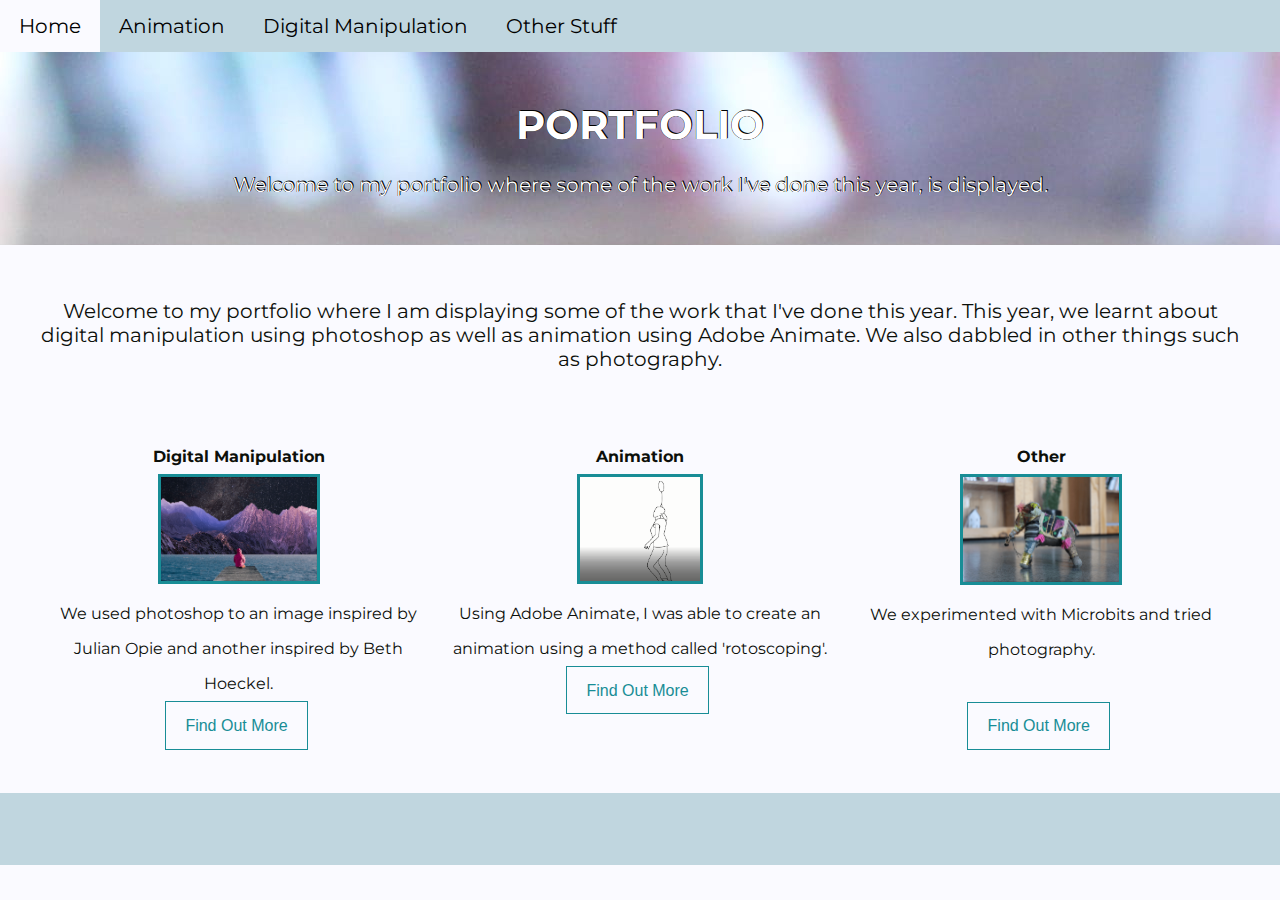
<file: index.html>
<!doctype html>
<html>

<head>
    <style>
        ul {
            list-style-type: none;
            margin: 0 auto;
            padding: 0;
            font-size: 20px;
            background-color: #C0D6DF;
            overflow: hidden;



        }

        li {
            display: inline;
            float: left
        }

        li a {
            display: block;
            color: black;
            padding: 14px 19px;
            text-decoration: none;
        }

        li a:hover {
            background-color: #FAFAFF;
        }

    </style>

    <title> My Digital Portfolio </title>
    <link rel=stylesheet href="style.css">
    <link href="https://fonts.googleapis.com/css?family=Montserrat&display=swap" rel="stylesheet">
</head>

<body>

    <div class="banner">

        <ul>
            <li><a class="active" href="index.html">Home</a></li>
            <li><a href="animation.html">Animation</a></li>
            <li><a href="digitalmanipulation.html">Digital Manipulation</a></li>
            <li><a href="other.html">Other Stuff</a></li>
        </ul>
    </div>

    <div style="color: white; background-image: url(images/photography/IMG_3678-min.JPG);">
        <br>
        <br>
        <h1 class="a">PORTFOLIO</h1>
        <br>

        <p class="a">Welcome to my portfolio where some of the work I've done this year, is displayed. </p>

        <br>
        <br>
    </div>
    <br>
    <p style="margin: 30px">Welcome to my portfolio where I am displaying some of the work that I've done this year. This year, we learnt about digital manipulation using photoshop as well as animation using Adobe Animate. We also dabbled in other things such as photography.</p>
   
    <div class="flex-container">
        <div>
            <h4>Digital Manipulation</h4>
            <img src="images/photoshop/beth/smaller_beth.png" width="39%">
            <p>We used photoshop to an image inspired by Julian Opie and another inspired by Beth Hoeckel.</p>
            
            <a href="digitalmanipulation.html" class="button">
            Find Out More</a>
       </div>
       
        <div>
             <h4>Animation</h4>
            <img src="images/animation/badminton.png" width="30%">
            <p>Using Adobe Animate, I was able to create an animation using a method called 'rotoscoping'.</p>
<a href="animation.html" class="button">
    Find Out More</a></div>
        <div>
            <h4>Other</h4>
            <img src="images/photography/tiny_elephant.png" width="39%">
            <p>We experimented with Microbits and tried photography.</p>
            <br>
            
        <a href="other.html" class="button">
            Find Out More</a></div>
        
    </div>


    <div style="background-color:  #C0D6DF; height: 30%">

        <br>
        <br>
        <br>
    </div>
</body>

</html>
</file>
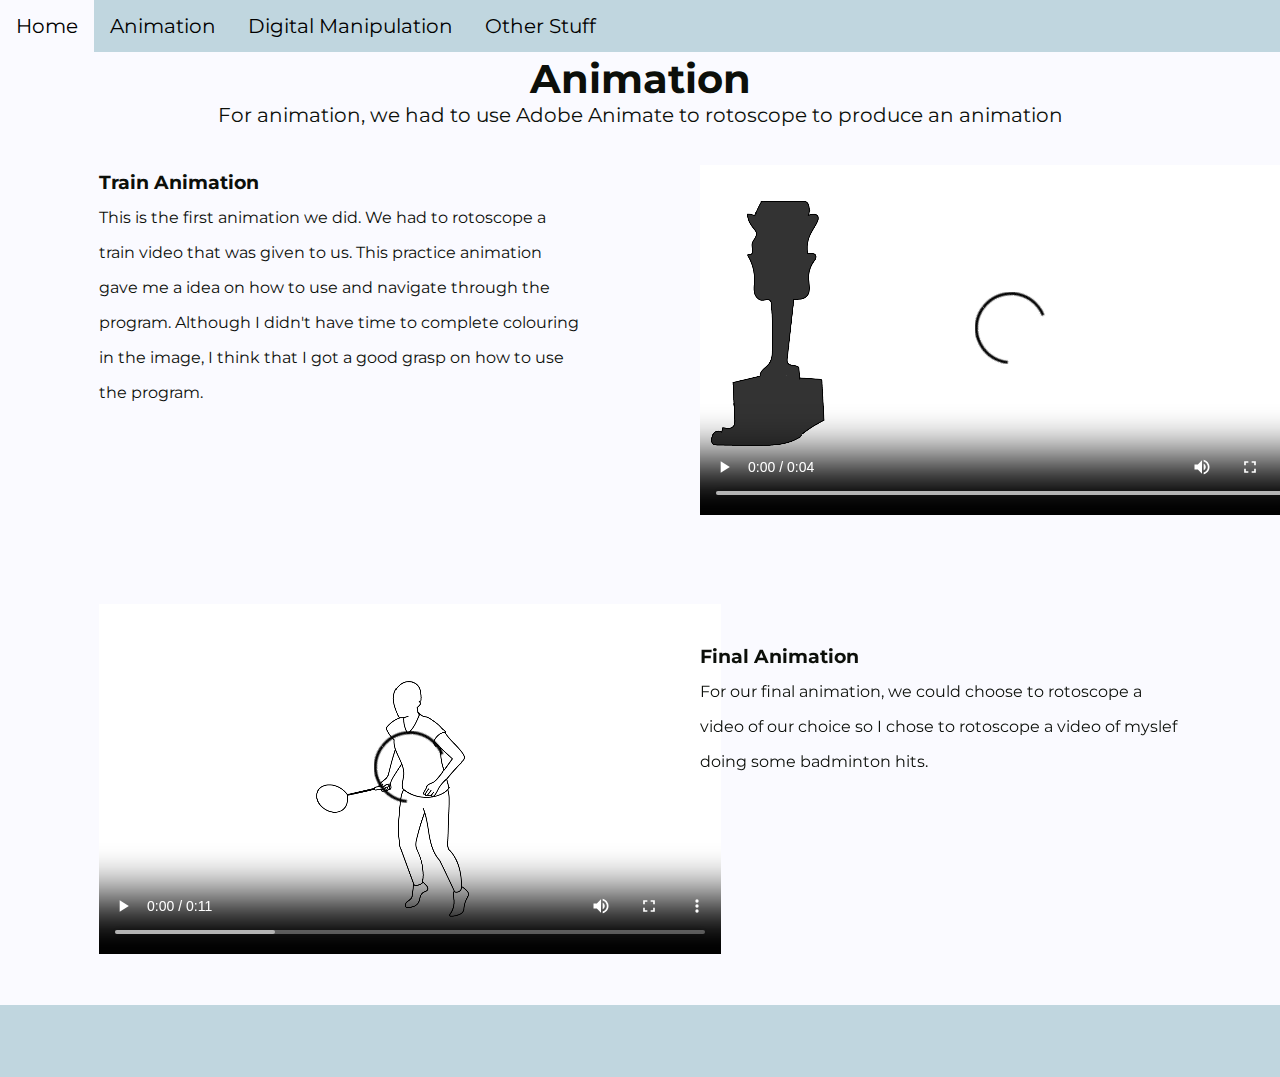
<file: animation.html>
<!doctype html>
<html>

<head>

    <style>
        ul {
            list-style-type: none;
            padding: 0;
            font-size: 20px;
            background-color: #C0D6DF;
            overflow: hidden;

        }

        li {
            display: inline-block;
            float: left;
        }

        li a {
            display: block;
            color: black;
            text-align: center;
            padding: 14px 16px;
            text-decoration: none;
        }

        li a:hover {
            background-color: #FAFAFF;
        }

    </style>



    <title> Animation </title>
    <link rel=stylesheet href="style.css">
    <link href="https://fonts.googleapis.com/css?family=Montserrat&display=swap" rel="stylesheet">
</head>

<body>

    <div style="width: 100%;background-color: #6A8EAE; height: 30px; text-align: center">
        <ul>
            <li><a href="index.html">Home</a></li>
            <li><a class="active" href="animation.html">Animation</a></li>
            <li><a href="digitalmanipulation.html">Digital Manipulation</a></li>
            <li><a href="other.html">Other Stuff</a></li>
        </ul>
    </div>


    <br>

    <h1>Animation</h1>
    <p>For animation, we had to use Adobe Animate to rotoscope to produce an animation</p>

    <div class="flex-container">
        <div>
            <h3 style="text-align: left">Train Animation</h3>
            <p style="text-align: left">This is the first animation we did. We had to rotoscope a train video that was given to us. This practice animation gave me a idea on how to use and navigate through the program. Although I didn't have time to complete colouring in the image, I think that I got a good grasp on how to use the program.</p>
        </div>
        <div>
            <video height="350" controls onclick="play">
                <source src="images/animation/train_rotoscope_2.mp4">
            </video>
        </div>

    </div>
    <div class="flex-container">
        <div>
            <video height="350" controls onclick="play">
                <source src="images/animation/animation_badminton.mp4">
            </video>
        </div>
        <div>
            <br>
            <h3 style="text-align: left">Final Animation</h3>
            <p style="text-align: left">For our final animation, we could choose to rotoscope a video of our choice so I chose to rotoscope a video of myslef doing some badminton hits.</p>
        </div>
    </div>

    <div style="background-color:  #C0D6DF; height: 30%">
        <br>
        <br>
        <br>
    </div>
</body>
</file>
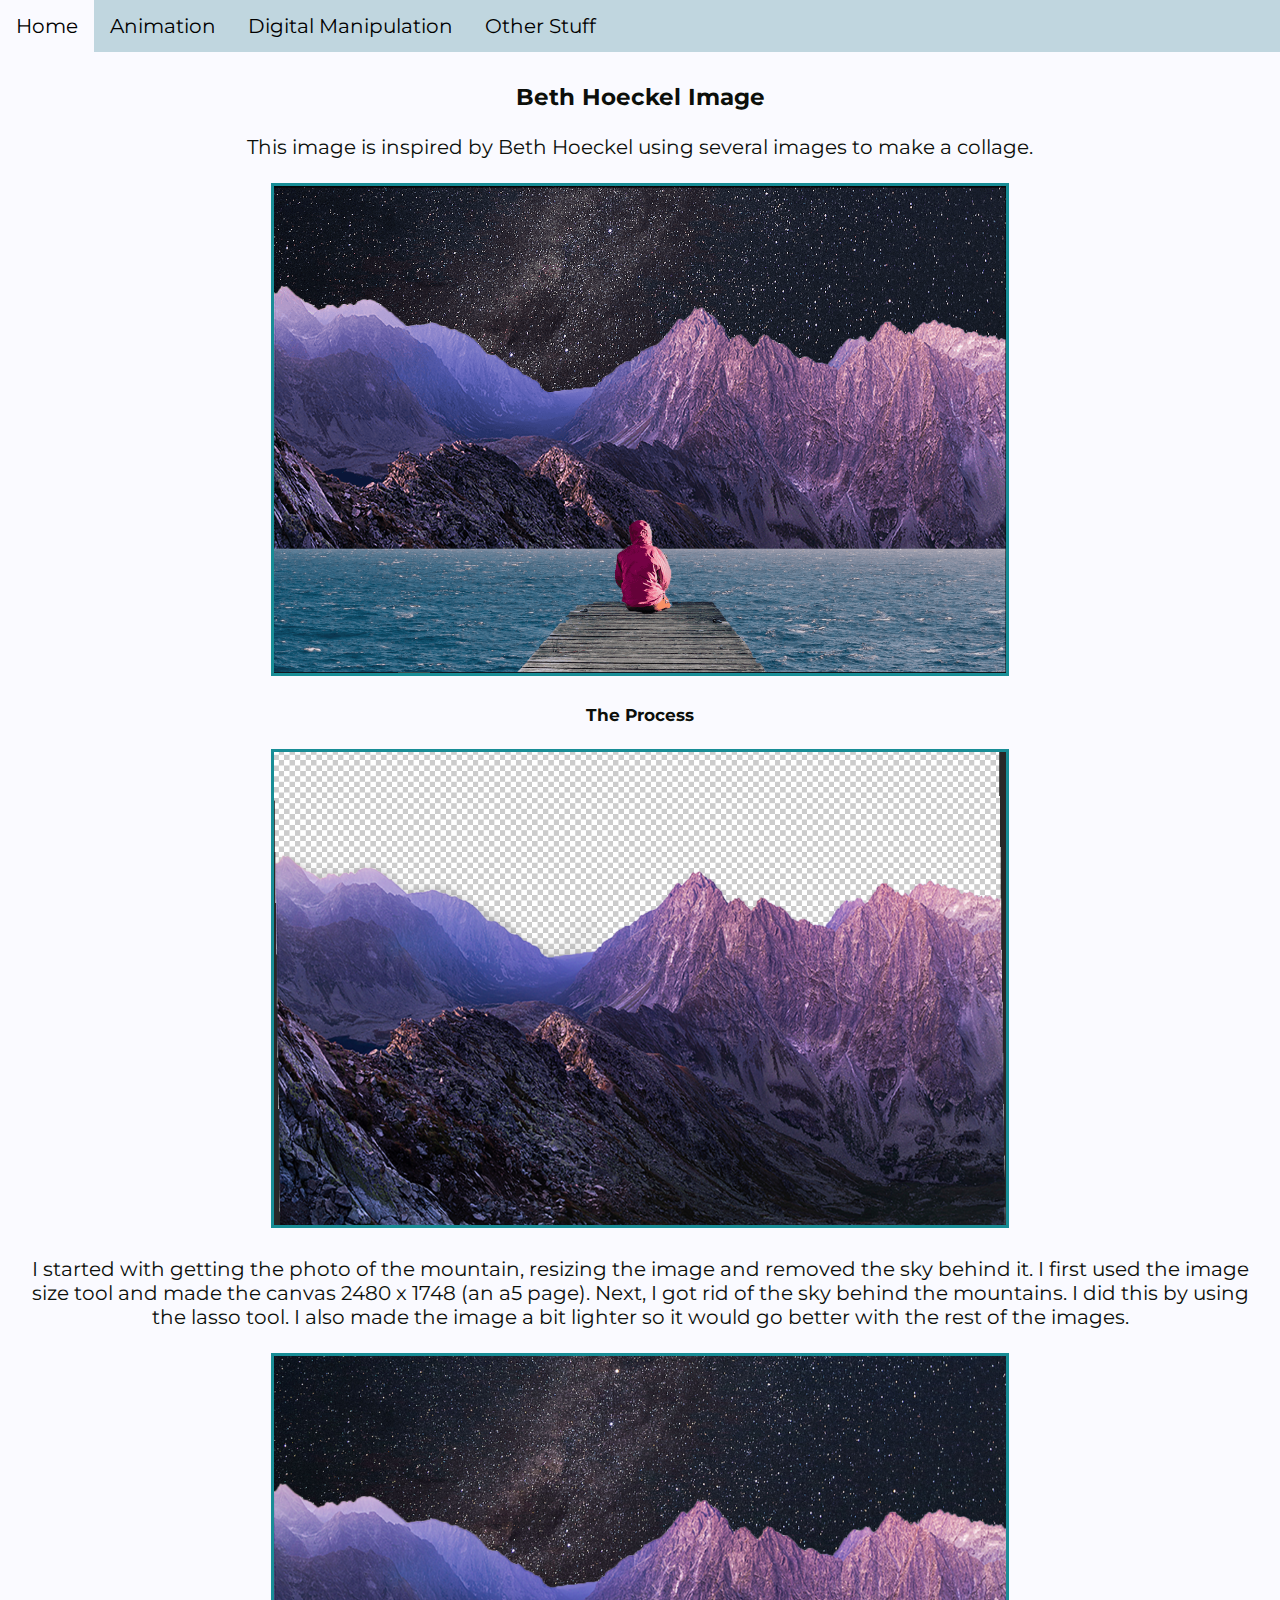
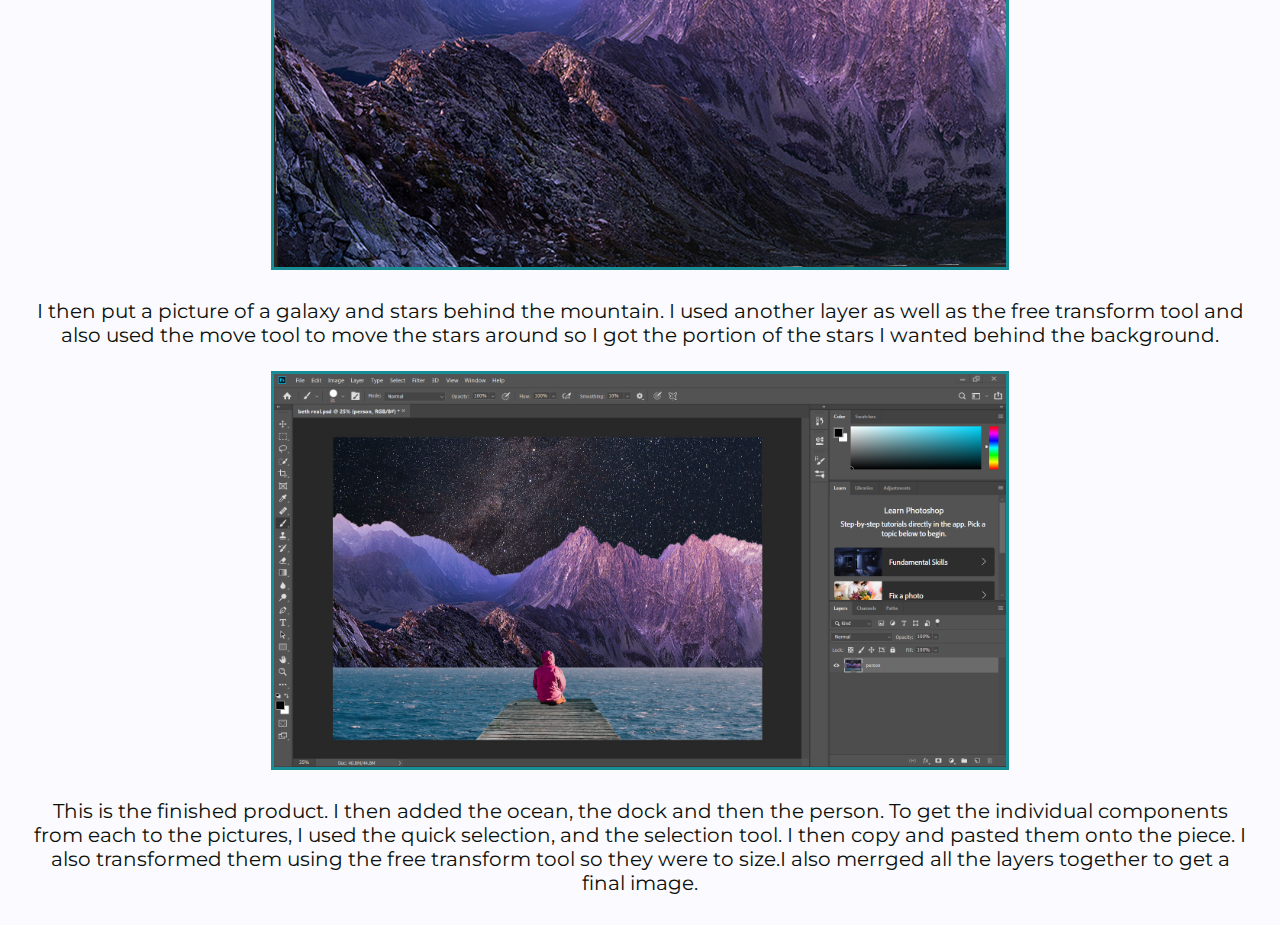
<file: beth-hoekel.html>
<!doctype html>
<html>

<head>
    <style>
        ul {
            list-style-type: none;
            margin: 0;
            padding: 0;
            font-size: 20px;
            background-color: #C0D6DF;
            overflow: hidden;



        }

        li {
            display: inline;
            float: left
        }

        li a {
            display: block;
            color: black;
            padding: 14px 16px;
            text-decoration: none;
        }

        li a:hover {
            background-color: #FAFAFF;

    </style>



    <title> Beth Hoeckel Image </title>

    <link rel=stylesheet href="style.css">
    <link href="https://fonts.googleapis.com/css?family=Montserrat&display=swap" rel="stylesheet">
</head>

<body>
    <div style="width: 100%; background-color: #6A8EAE; height: 30%">
        <ul>
            <li><a href="index.html">Home</a></li>
            <li><a href="animation.html">Animation</a></li>
            <li><a href="digitalmanipulation.html">Digital Manipulation</a></li>
            <li><a href="other.html">Other Stuff</a></li>
        </ul>
    </div>
    <div style="align-content: center; padding: 0; margin: 30px; font-size: 20px">
       

            <h3>Beth Hoeckel Image</h3>
            <br>
            <p>This image is inspired by Beth Hoeckel using several images to make a collage. </p>
            <br>
            <img src="images/photoshop/beth/smaller_beth.png" width="60%">
            <br>
            <br>
            <h5>The Process</h5>
            <br>
            <img src="images/photoshop/beth/ps1.png" width="60%">
            <br>
            <br>
            <p>I started with getting the photo of the mountain, resizing the image and removed the sky behind it. I first used the image size tool and made the canvas 2480 x 1748 (an a5 page). Next, I got rid of the sky behind the mountains. I did this by using the lasso tool. I also made the image a bit lighter so it would go better with the rest of the images.</p>
            <br>

            <img src="images/photoshop/beth/ps2.png" width="60%" alt="image">
            <br>
            <br>
            <p>I then put a picture of a galaxy and stars behind the mountain. I used another layer as well as the free transform tool and also used the move tool to move the stars around so I got the portion of the stars I wanted behind the background. </p>
            <br>
            <img src="images/photoshop/beth/p3.PNG" alt="image" width="60%">
            <br>
            <br>
            <p>This is the finished product. I then added the ocean, the dock and then the person. To get the individual components from each to the pictures, I used the quick selection, and the selection tool. I then copy and pasted them onto the piece. I also transformed them using the free transform tool so they were to size.I also merrged all the layers together to get a final image.</p>

       
    </div>


</body>

</html>
</file>
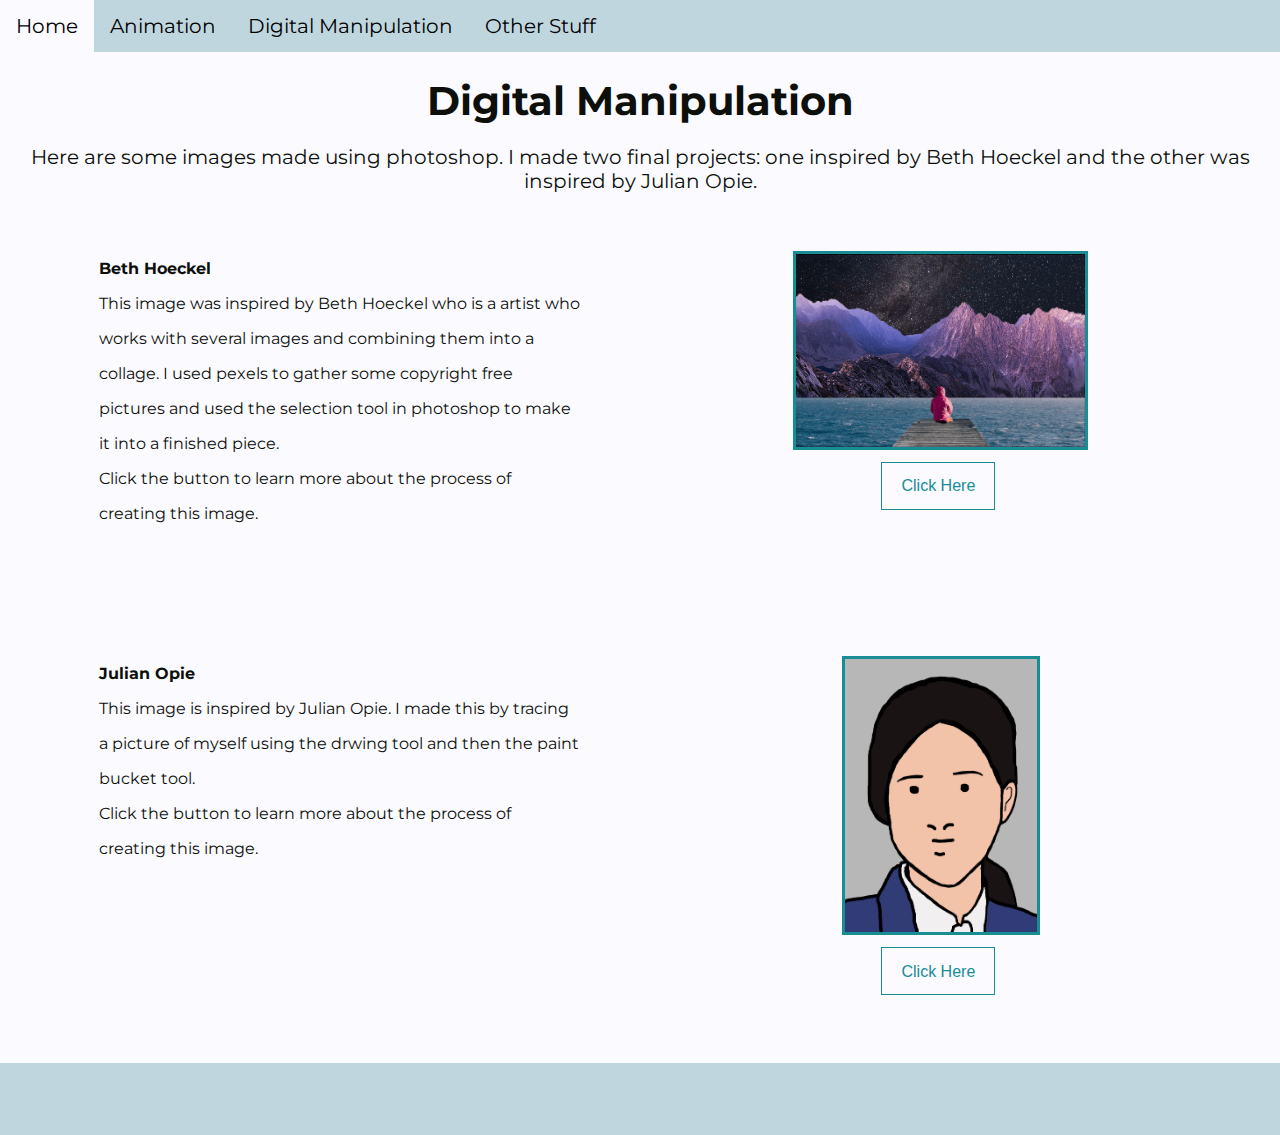
<file: digitalmanipulation.html>
<!doctype html>
<html>

<head>

    <style>
        ul {
            list-style-type: none;
            margin: 0;
            padding: 0;
            font-size: 20px;
            background-color: #C0D6DF;
            overflow: hidden;

        }

        li {
            display: inline;
            float: left
        }

        li a {
            display: block;
            color: black;
            text-align: center;
            padding: 14px 16px;
            text-decoration: none;
            float: left;
            text-align: center;
        }

        li a:hover {
            background-color: #FAFAFF;
        }
    </style>


    <title> Digital Manipulation </title>

    <link rel=stylesheet href="style.css">
    <link href="https://fonts.googleapis.com/css?family=Montserrat&display=swap" rel="stylesheet">
</head>

<body>
    <div style="width: 100%; height: 30%; align-content: center">
        <ul>
            <li><a href="index.html">Home</a></li>
            <li><a href="animation.html">Animation</a></li>
            <li><a href="digitalmanipulation.html">Digital Manipulation</a></li>
            <li><a href="other.html">Other Stuff</a></li>
        </ul>
    </div>
    <br>
    <div style="background-image: url(images/photoshop/julian%2520opie/p6.png)ws;">
        <h1>Digital Manipulation</h1>

        <p style="margin: 20px; font-size: 20px;">Here are some images made using photoshop. I made two final projects: one inspired by Beth Hoeckel and the other was inspired by Julian Opie.</p>

    </div>
    <div class="flex-container">
        <div>
            <h4 style="text-align: left">Beth Hoeckel</h4>
            <p style="text-align: left">This image was inspired by Beth Hoeckel who is a artist who works with several images and combining them into a collage. I used pexels to gather some copyright free pictures and used the selection tool in photoshop to make it into a finished piece. </p>
            <p style="text-align: left">Click the button to learn more about the process of creating this image.</p>
        </div>
        <div>
            
            <a href="beth-hoekel.html"><img src="images/photoshop/beth/smaller_beth.png" width="60%" alt="beth"></a>
            <br>
            <a href="beth-hoekel.html" class="button">Click Here</a>
        </div>
    </div>
    <br>
    <br>
    <div class="flex-container">
        <div>
    <h4 style="text-align: left">Julian Opie</h5>
    <p style="text-align: left">This image is inspired by Julian Opie. I made this by tracing a picture of myself using the drwing tool and then the paint bucket tool. </p>
    <p style="text-align: left">Click the button to learn more about the process of creating this image.</p>
            </div>
        <div>
    <a href="julianopie.html"><img src="images/photoshop/julian%20opie/face_selfie.png" alt="julian opie" width="40%"></a>
    <br>
    <a href="julianopie.html" class="button">Click Here</a>
    </div>
</div>
    <br>
    <div style="background-color:  #C0D6DF; height: 30%">
        <br>
        <br>
        <br>
    </div>
</body></html>
</file>
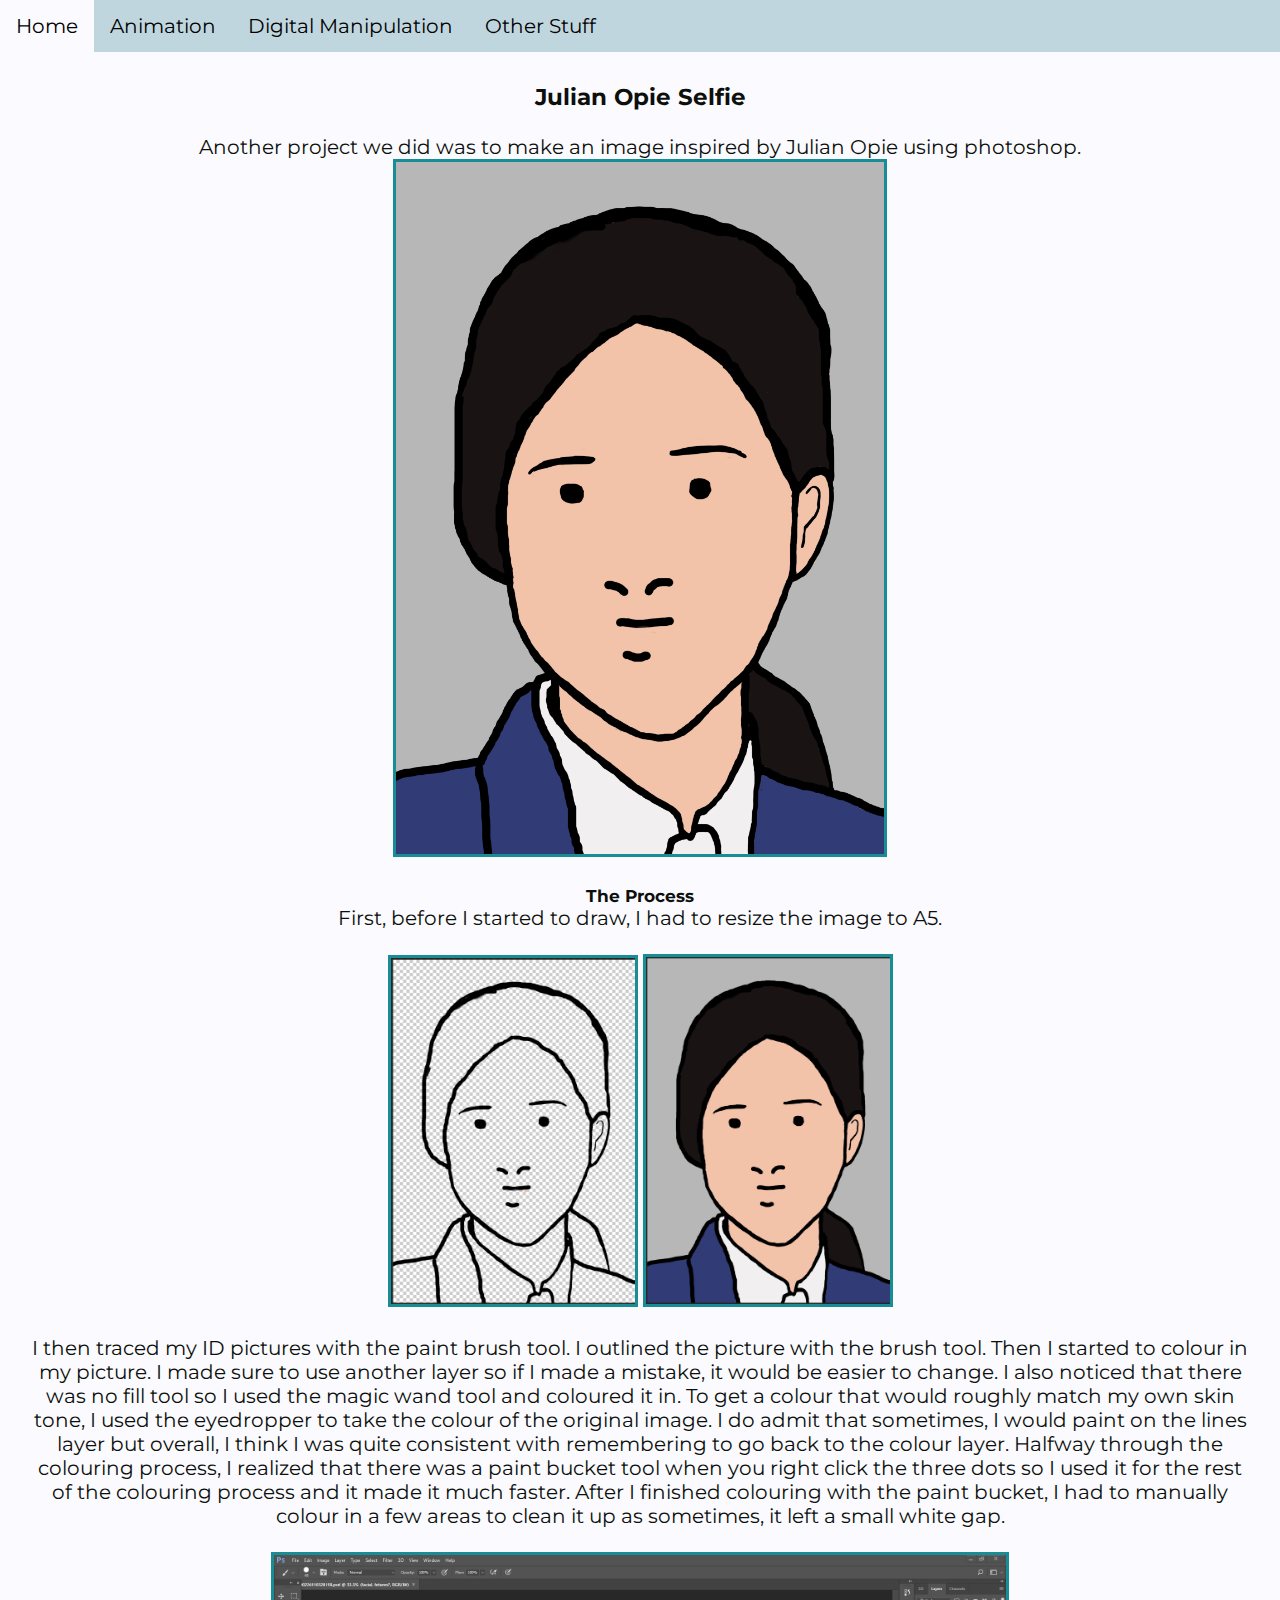
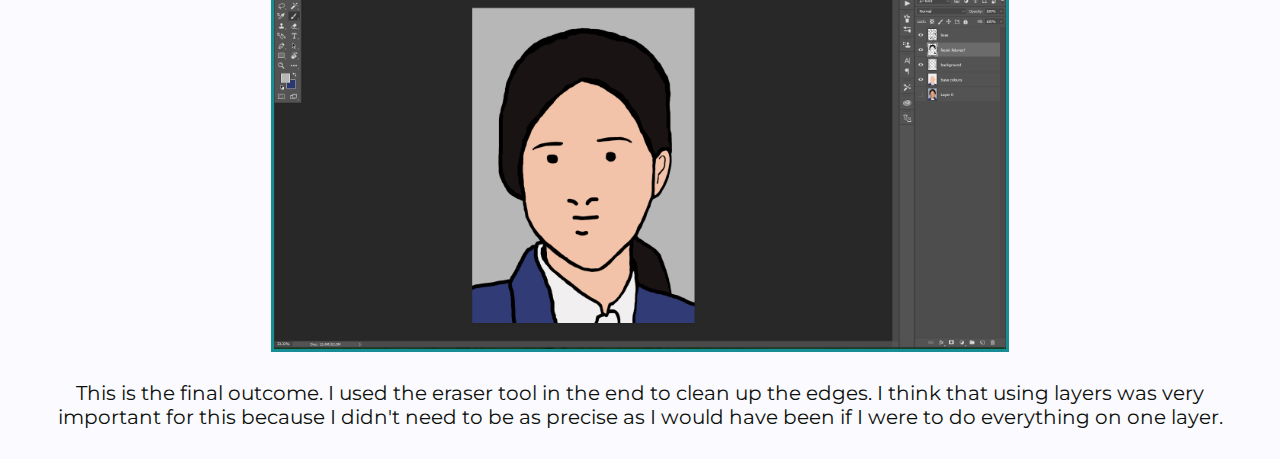
<file: julianopie.html>
<!doctype html>
<html>
<head>
    
    <style>
        ul {
            list-style-type: none;
            margin: 0;
            padding: 0;
            font-size: 20px;
            background-color: #C0D6DF;
            overflow: hidden;

        }

        li {
            display: inline;
            float: left
        }

        li a {
            display: block;
            color: black;
            text-align: center;
            padding: 14px 16px;
            text-decoration: none;
        }

        li a:hover {
            background-color: #FAFAFF;
        }

    </style>


    <title> Digital Manipulation </title>

    <link rel=stylesheet href="style.css">
    <link href="https://fonts.googleapis.com/css?family=Montserrat&display=swap" rel="stylesheet">
    
    
    
    
    </head>

<body>
    
    <div style="width: 100%; background-color: #6A8EAE; height: 30%">
        <ul>
            <li><a href="index.html">Home</a></li>
            <li><a href="animation.html">Animation</a></li>
            <li><a href="digitalmanipulation.html">Digital Manipulation</a></li>
            <li><a href="other.html">Other Stuff</a></li>
        </ul>
    </div>

     <div style="align-content: center; padding: 0; margin: 30px; font-size: 20px">
    

            <h3>Julian Opie Selfie</h3>
<br>
            <p>Another project we did was to make an image inspired by Julian Opie using photoshop.</p>
            <img src="images/photoshop/julian%20opie/face_selfie.png" alt="Julian_Opie" width="40%">
            <br>
            <br>
            <h5>The Process</h5>

            <p>First, before I started to draw, I had to resize the image to A5. </p>
            <br>
            <img src="images/photoshop/julian%20opie/p4.PNG" width="20%" alt="image">
            <img src="images/photoshop/julian%20opie/p5.PNG" width="20%" alt="image">
            <br>
            <br>
            <p>I then traced my ID pictures with the paint brush tool. I outlined the picture with the brush tool. Then I started to colour in my picture. I made sure to use another layer so if I made a mistake, it would be easier to change. I also noticed that there was no fill tool so I used the magic wand tool and coloured it in. To get a colour that would roughly match my own skin tone, I used the eyedropper to take the colour of the original image. I do admit that sometimes, I would paint on the lines layer but overall, I think I was quite consistent with remembering to go back to the colour layer. Halfway through the colouring process, I realized that there was a paint bucket tool when you right click the three dots so I used it for the rest of the colouring process and it made it much faster. After I finished colouring with the paint bucket, I had to manually colour in a few areas to clean it up as sometimes, it left a small white gap.</p>
            <br>
            <img src="images/photoshop/julian%20opie/p6.png" alt="image" width="60%">
            <br>
            <br>
            <p>This is the final outcome. I used the eraser tool in the end to clean up the edges. I think that using layers was very important for this because I didn't need to be as precise as I would have been if I were to do everything on one layer. </p>
    
    </div>
    
    
    
    
    
    
    
    
    
    
    
    </body>












</html>
</file>
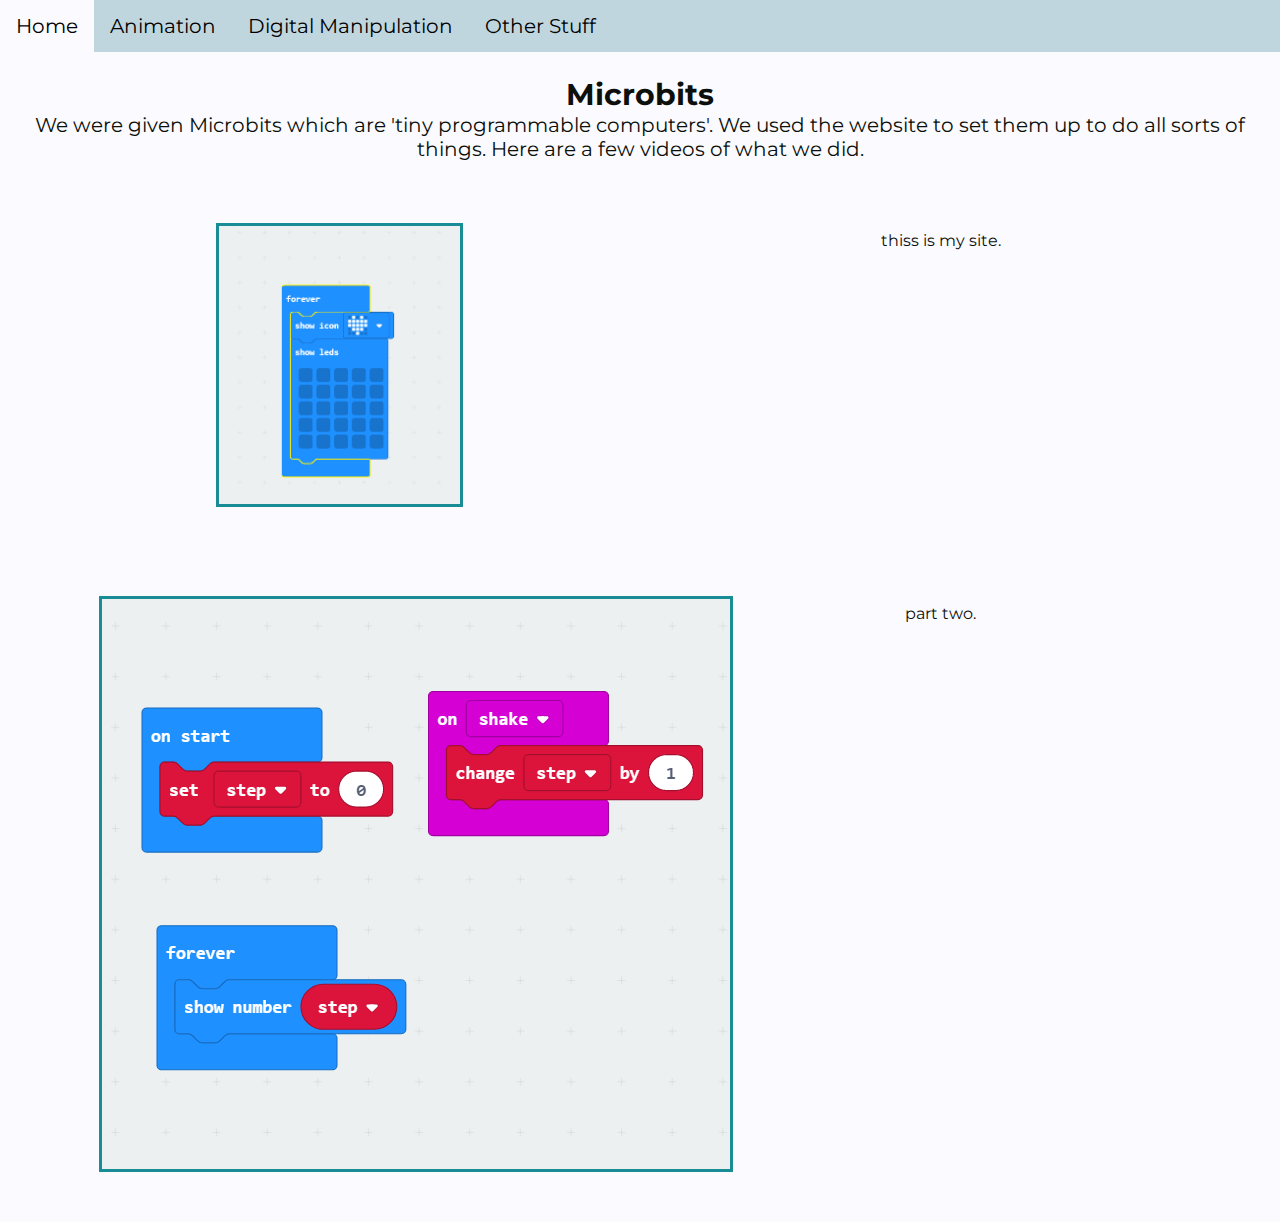
<file: microbit.html>
<!doctype html>
<html>

<head>

    <style>
        ul {
            list-style-type: none;
            margin: 0;
            padding: 0;
            font-size: 20px;
            background-color: #C0D6DF;
            overflow: hidden;

        }

        li {
            display: inline;
            float: left
        }

        li a {
            display: block;
            color: black;
            padding: 14px 16px;
            text-decoration: none;
        }

        li a:hover {
            background-color: #FAFAFF;
        }
    </style>


    <title> Microbits </title>

    <link rel=stylesheet href="style.css">
    <link href="https://fonts.googleapis.com/css?family=Montserrat&display=swap" rel="stylesheet">

</head>

<body>

    <div style="width: 100%; background-color: #6A8EAE; height: 30%">
        <ul>
            <li><a href="index.html">Home</a></li>
            <li><a href="animation.html">Animation</a></li>
            <li><a href="digitalmanipulation.html">Digital Manipulation</a></li>
            <li><a href="other.html">Other Stuff</a></li>
        </ul>
    </div>
    <br>

    <h2>Microbits</h2>

    <p style="margin-left: 10px; margin-right: 10px;font-size: 20px">We were given Microbits which are 'tiny programmable computers'. We used the website to set them up to do all sorts of things. Here are a few videos of what we did. </p>
    <br>
    <div class="flex-container">
        <div>
            <img src="images/microbit/mb2.png" width="50%">
            

        </div>
        <div>
        thiss is my site. 
        </div>
        </div>
    <div class="flex-container">
        <div>
            <img src="images/microbit/mb3.png">


        </div>
<div>
        
        part two.</div>
    </div>





</body></html>
</file>
<file: style.css>
* {
    margin: 0 auto;
    text-align: center;
    scroll-behavior: smooth;
}

body {
    background-color: #FAFAFF;
    color: #0C0F0A;
    font-family: 'Montserrat', sans-serif;
    font-size: 20px
}



img {
    border: 3px solid #188d96;

}

#main_nav {
    display: none;

}


.flex-container {
    display: flex;
    flex-wrap: nowrap;

    padding: 3%;

}

.flex-container > div {

    width: 40%;
    line-height: 35px;
    font-size: 0.8em;


}

video {
    margin: 0 auto;
}

.a {
    color: white;
    text-shadow: -0px -0px 0 #000, 1px -1px 0 #000, -0px 0px 0 #000, 0px 0px 0 #000;
}

.button {
    display: inline-block;
    padding: 0.35em 1.2em;
    border: 0.1em solid #188d96;
    margin: 0 0.3em 0.3em 0;
    box-sizing: border-box;
    text-decoration: none;
    font-family: 'Roboto', sans-serif;
    font-weight: 300;
    color: #188d96;
    text-align: center;
}

.button:hover {
    color: #C0D6DF;
    background-color: #FAFAFF;
}
</file>
